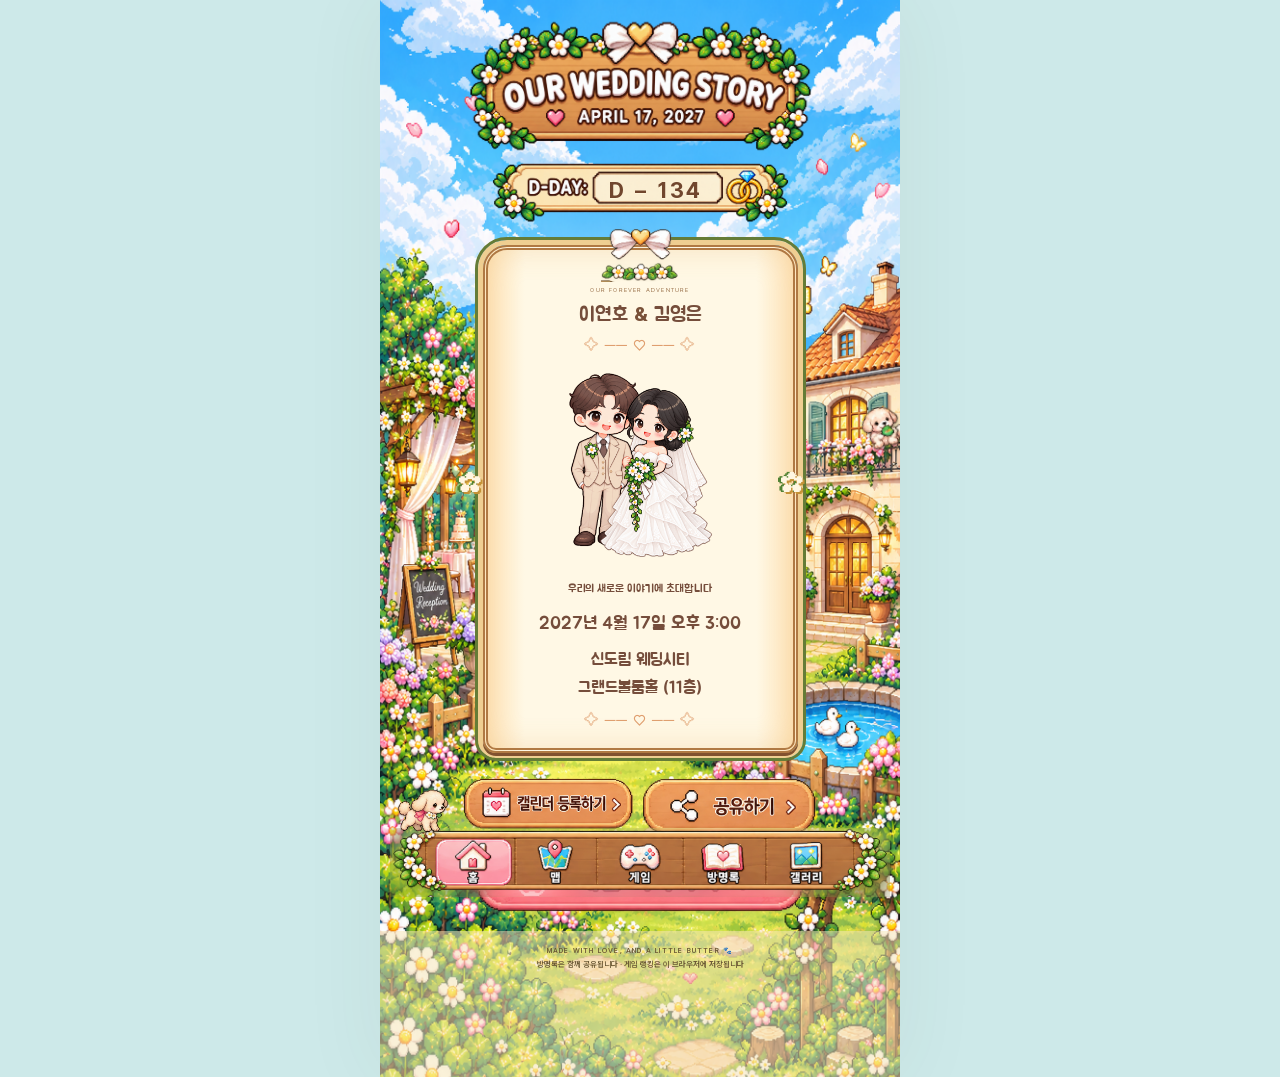
<file: rpg/index.html>
<!doctype html><html lang="ko"><head><meta charset="UTF-8"/><meta name="viewport" content="width=device-width,initial-scale=1"/><meta name="theme-color" content="#f5f0e7"/><meta name="description" content="우리의 결혼식에 초대합니다. Our Wedding Story"/><title>Our Wedding Story</title>  <script type="module" crossorigin src="./assets/index-IljVYnRq-verified.js"></script>
  <link rel="stylesheet" crossorigin href="./assets/index-Bfg43b29-verified.css">
</head><body><div id="root"></div></body></html>
</file>
